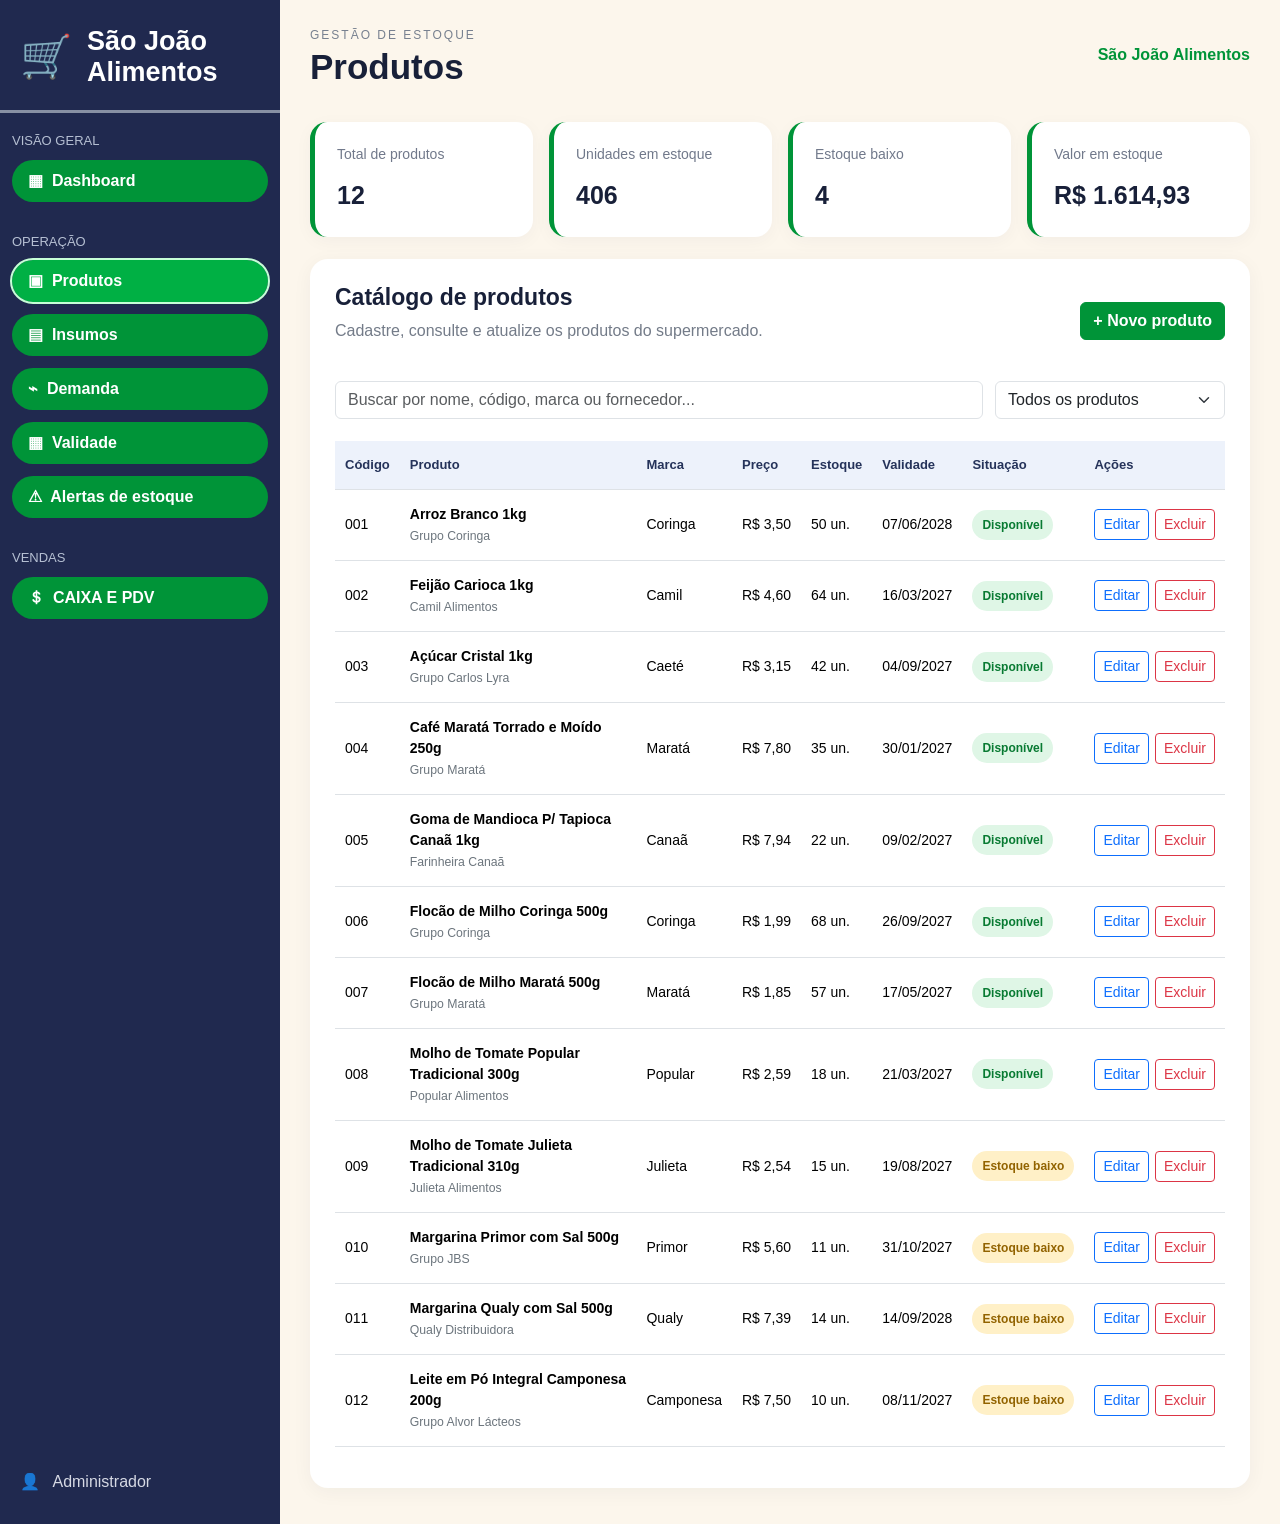
<file: Projeto Integrador 2026.3.487 Programador de Sistemas/Cadastro de produtos/index.html>
<!doctype html>
<html lang="pt-BR">
<head>
<meta charset="utf-8"><meta name="viewport" content="width=device-width,initial-scale=1">
<title>Produtos | São João Alimentos</title>
<link href="https://cdn.jsdelivr.net/npm/bootstrap@5.3.3/dist/css/bootstrap.min.css" rel="stylesheet">
<link rel="stylesheet" href="style.css">
</head>
<body>
<div class="app">
<aside class="sidebar" id="sidebar">
  <div class="brand"><span class="cart">🛒</span><strong>São João<br>Alimentos</strong></div>
  <div class="nav-group"><small>VISÃO GERAL</small><a href="#dashboard" class="nav-link-app" data-page="dashboard">▦ &nbsp;Dashboard</a></div>
  <div class="nav-group"><small>OPERAÇÃO</small><a href="#produtos" class="nav-link-app active" data-page="produtos">▣ &nbsp;Produtos</a><a href="#insumos" class="nav-link-app" data-page="insumos">▤ &nbsp;Insumos</a><a href="#demanda" class="nav-link-app" data-page="demanda">⌁ &nbsp;Demanda</a><a href="#validade" class="nav-link-app" data-page="validade">▦ &nbsp;Validade</a><a href="#alertas" class="nav-link-app" data-page="alertas">⚠ &nbsp;Alertas de estoque</a></div>
  <div class="nav-group"><small>VENDAS</small><a href="#caixa" class="nav-link-app" data-page="caixa">＄ &nbsp;CAIXA E PDV</a></div>
  <div class="account">👤 &nbsp; Administrador</div>
</aside>
<main class="main">
<header class="topbar"><button class="menu-toggle" id="toggle" aria-label="Abrir menu">☰</button><div><span class="eyebrow">GESTÃO DE ESTOQUE</span><h1 id="page-title">Produtos</h1></div><span class="top-label">São João Alimentos</span></header>
<section id="produtos-page">
<div class="summary"><div class="summary-card"><span>Total de produtos</span><b id="total-products">0</b></div><div class="summary-card"><span>Unidades em estoque</span><b id="total-units">0</b></div><div class="summary-card"><span>Estoque baixo</span><b id="low-stock">0</b></div><div class="summary-card"><span>Valor em estoque</span><b id="stock-value">R$ 0,00</b></div></div>
<div class="panel"><div class="panel-head"><div><h2>Catálogo de produtos</h2><p>Cadastre, consulte e atualize os produtos do supermercado.</p></div><button class="btn btn-success" id="add-product">+ Novo produto</button></div>
<div class="filters"><input id="search" class="form-control" type="search" placeholder="Buscar por nome, código, marca ou fornecedor..." aria-label="Buscar produtos"><select id="filter" class="form-select" aria-label="Filtrar produtos"><option value="todos">Todos os produtos</option><option value="baixo">Estoque baixo</option><option value="vencidos">Vencidos</option><option value="validos">Dentro da validade</option></select></div>
<div class="table-responsive"><table class="table align-middle"><thead><tr><th>Código</th><th>Produto</th><th>Marca</th><th>Preço</th><th>Estoque</th><th>Validade</th><th>Situação</th><th>Ações</th></tr></thead><tbody id="products-body"></tbody></table></div><p id="empty" class="text-center text-secondary py-4 d-none">Nenhum produto encontrado.</p></div>
</section>
<section id="other-page" class="d-none"><div class="panel"><h2 id="other-title"></h2><p id="other-description"></p><button class="btn btn-success" id="back-products">Ir para Produtos</button></div></section>
</main>
</div>
<div class="modal fade" id="productModal" tabindex="-1" aria-labelledby="modalTitle" aria-hidden="true"><div class="modal-dialog modal-lg modal-dialog-centered"><div class="modal-content"><form id="product-form"><div class="modal-header"><h2 class="modal-title fs-5" id="modalTitle">Novo produto</h2><button type="button" class="btn-close" data-bs-dismiss="modal" aria-label="Fechar"></button></div><div class="modal-body"><div class="row g-3"><div class="col-md-3"><label class="form-label" for="code">Código</label><input id="code" class="form-control" required maxlength="20"></div><div class="col-md-9"><label class="form-label" for="name">Nome do produto</label><input id="name" class="form-control" required maxlength="100"></div><div class="col-md-6"><label class="form-label" for="brand">Marca</label><input id="brand" class="form-control" required></div><div class="col-md-6"><label class="form-label" for="supplier">Fornecedor</label><input id="supplier" class="form-control" required></div><div class="col-md-4"><label class="form-label" for="price">Preço (R$)</label><input id="price" class="form-control" type="number" min="0" step="0.01" required></div><div class="col-md-4"><label class="form-label" for="stock">Quantidade</label><input id="stock" class="form-control" type="number" min="0" step="1" required></div><div class="col-md-4"><label class="form-label" for="expiry">Validade</label><input id="expiry" class="form-control" type="date" required></div></div><div class="alert alert-danger d-none mt-3" id="form-error" role="alert"></div></div><div class="modal-footer"><button type="button" class="btn btn-outline-secondary" data-bs-dismiss="modal">Cancelar</button><button type="submit" class="btn btn-success">Salvar produto</button></div></form></div></div></div>
<script src="https://cdn.jsdelivr.net/npm/bootstrap@5.3.3/dist/js/bootstrap.bundle.min.js"></script><script src="app.js"></script>
</body></html>
</file>
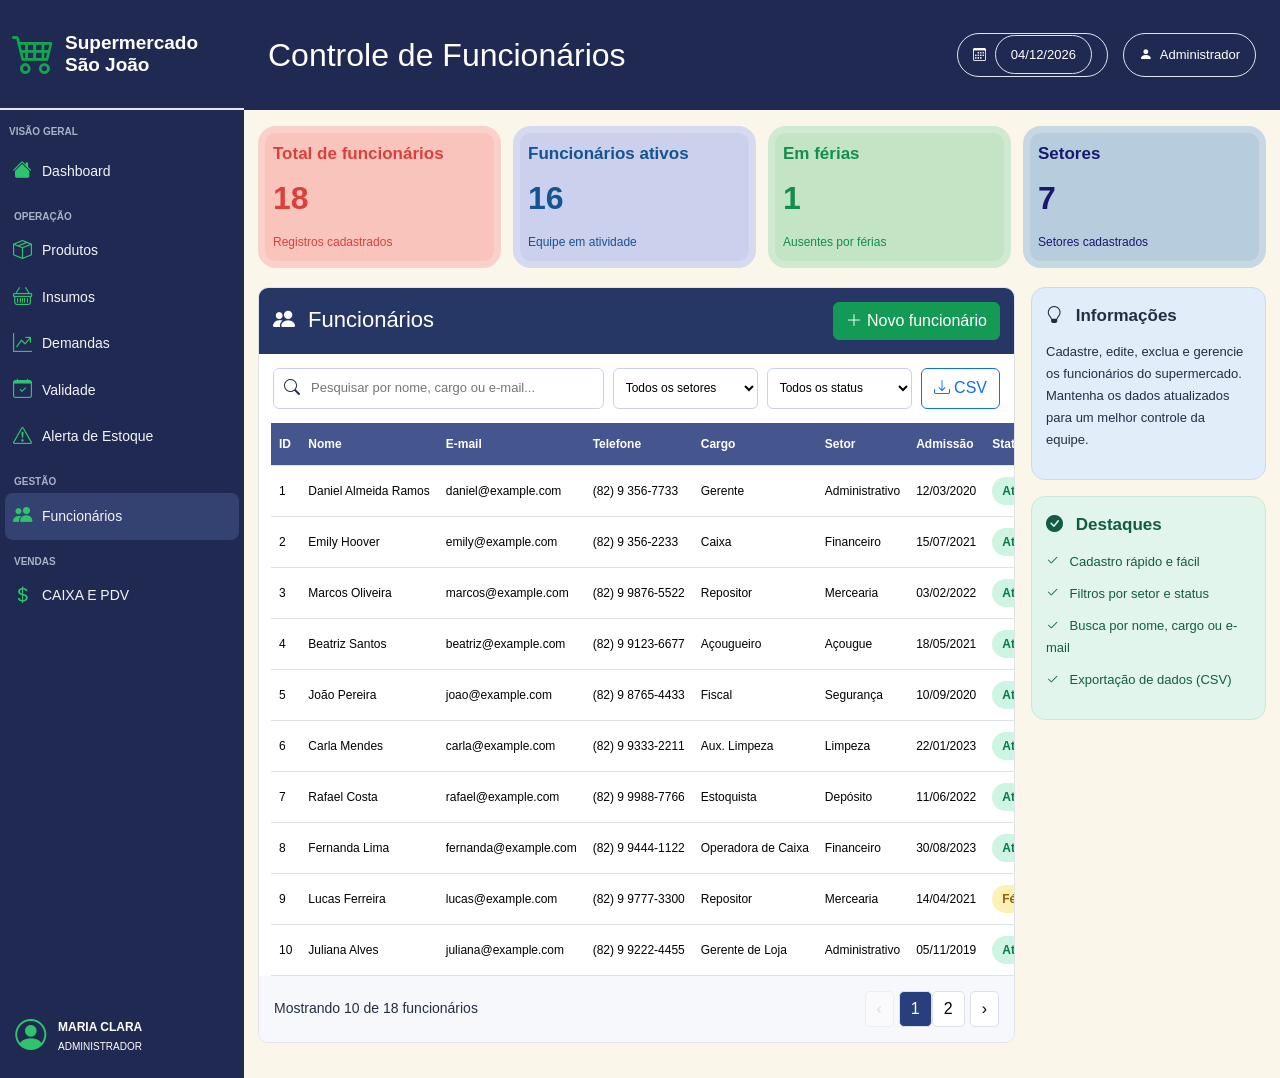
<file: Projeto Integrador 2026.3.487 Programador de Sistemas/Controles de   funcionários/index.html>
<!doctype html><html lang="pt-BR"><head><meta charset="utf-8"><meta name="viewport" content="width=device-width,initial-scale=1"><title>Controle de Funcionários | Supermercado São João</title><link href="https://cdn.jsdelivr.net/npm/bootstrap@5.3.3/dist/css/bootstrap.min.css" rel="stylesheet"><link href="https://cdn.jsdelivr.net/npm/bootstrap-icons@1.11.3/font/bootstrap-icons.min.css" rel="stylesheet"><link rel="stylesheet" href="style.css"></head><body><div class="app"><aside class="sidebar"><div class="brand"><i class="bi bi-cart4"></i><strong>Supermercado<br>São João</strong></div><div class="nav-label">VISÃO GERAL</div><nav><a href="#" data-nav="Dashboard"><i class="bi bi-house-fill"></i> Dashboard</a><div class="nav-label">OPERAÇÃO</div><a href="#" data-nav="Produtos"><i class="bi bi-box-seam"></i> Produtos</a><a href="#" data-nav="Insumos"><i class="bi bi-basket"></i> Insumos</a><a href="#" data-nav="Demandas"><i class="bi bi-graph-up-arrow"></i> Demandas</a><a href="#" data-nav="Validade"><i class="bi bi-calendar-check"></i> Validade</a><a href="#" data-nav="Alerta de Estoque"><i class="bi bi-exclamation-triangle"></i> Alerta de Estoque</a><div class="nav-label">GESTÃO</div><a href="#" class="active"><i class="bi bi-people-fill"></i> Funcionários</a><div class="nav-label">VENDAS</div><a href="#" data-nav="Caixa e PDV"><i class="bi bi-currency-dollar"></i> CAIXA E PDV</a></nav><div class="profile"><i class="bi bi-person-circle"></i><span><b>MARIA CLARA</b><small>ADMINISTRADOR</small></span></div></aside><div class="main"><header><div><button id="menuBtn" class="btn btn-outline-light d-lg-none me-2" aria-label="Abrir menu"><i class="bi bi-list"></i></button><h1>Controle de Funcionários</h1></div><div class="header-meta"><span><i class="bi bi-calendar3"></i> <span id="today"></span></span><span><i class="bi bi-person-fill"></i> Administrador</span></div></header><main><section class="stats"><article class="stat rose"><div class="stat-label">Total de funcionários</div><strong id="total">0</strong><small>Registros cadastrados</small></article><article class="stat lavender"><div class="stat-label">Funcionários ativos</div><strong id="active">0</strong><small>Equipe em atividade</small></article><article class="stat mint"><div class="stat-label">Em férias</div><strong id="vacation">0</strong><small>Ausentes por férias</small></article><article class="stat sky"><div class="stat-label">Setores</div><strong id="sectors">0</strong><small>Setores cadastrados</small></article></section><section class="content-grid"><div class="panel"><div class="panel-heading"><h2><i class="bi bi-people-fill"></i> Funcionários</h2><button class="btn btn-success" id="addBtn"><i class="bi bi-plus-lg"></i> Novo funcionário</button></div><div class="filters"><label class="search"><i class="bi bi-search"></i><input id="search" placeholder="Pesquisar por nome, cargo ou e-mail..." aria-label="Pesquisar funcionários"></label><select id="sectorFilter" aria-label="Filtrar setor"><option value="">Todos os setores</option></select><select id="statusFilter" aria-label="Filtrar status"><option value="">Todos os status</option><option>Ativo</option><option>Férias</option><option>Inativo</option></select><button class="btn btn-outline-primary" id="exportBtn" title="Exportar CSV"><i class="bi bi-download"></i> CSV</button></div><div class="table-responsive"><table class="table table-hover align-middle"><thead><tr><th>ID</th><th>Nome</th><th>E-mail</th><th>Telefone</th><th>Cargo</th><th>Setor</th><th>Admissão</th><th>Status</th><th>Ações</th></tr></thead><tbody id="rows"></tbody></table></div><div class="table-footer"><small id="countLabel"></small><div class="pagination-controls"><button id="prev" aria-label="Página anterior">‹</button><span id="pages"></span><button id="next" aria-label="Próxima página">›</button></div></div></div><aside class="info-col"><div class="info-card blue"><h3><i class="bi bi-lightbulb"></i> Informações</h3><p>Cadastre, edite, exclua e gerencie os funcionários do supermercado. Mantenha os dados atualizados para um melhor controle da equipe.</p></div><div class="info-card green"><h3><i class="bi bi-check-circle-fill"></i> Destaques</h3><p><i class="bi bi-check2"></i> Cadastro rápido e fácil</p><p><i class="bi bi-check2"></i> Filtros por setor e status</p><p><i class="bi bi-check2"></i> Busca por nome, cargo ou e-mail</p><p><i class="bi bi-check2"></i> Exportação de dados (CSV)</p></div></aside></section></main></div></div><div class="modal fade" id="employeeModal" tabindex="-1" aria-hidden="true"><div class="modal-dialog modal-lg modal-dialog-centered"><div class="modal-content"><form id="employeeForm"><div class="modal-header"><h5 class="modal-title" id="modalTitle">Novo funcionário</h5><button type="button" class="btn-close" data-bs-dismiss="modal" aria-label="Fechar"></button></div><div class="modal-body"><div class="row g-3"><div class="col-md-6"><label class="form-label" for="name">Nome completo</label><input id="name" class="form-control" required maxlength="100"></div><div class="col-md-6"><label class="form-label" for="email">E-mail</label><input id="email" type="email" class="form-control" required></div><div class="col-md-6"><label class="form-label" for="phone">Telefone</label><input id="phone" class="form-control" required maxlength="20"></div><div class="col-md-6"><label class="form-label" for="role">Cargo</label><input id="role" class="form-control" required></div><div class="col-md-4"><label class="form-label" for="sector">Setor</label><input id="sector" class="form-control" list="sectorOptions" required><datalist id="sectorOptions"><option value="Administrativo"><option value="Financeiro"><option value="Mercearia"><option value="Açougue"><option value="Segurança"><option value="Limpeza"><option value="Depósito"></datalist></div><div class="col-md-4"><label class="form-label" for="admission">Data de admissão</label><input id="admission" type="date" class="form-control" required></div><div class="col-md-4"><label class="form-label" for="status">Status</label><select id="status" class="form-select"><option>Ativo</option><option>Férias</option><option>Inativo</option></select></div></div></div><div class="modal-footer"><button type="button" class="btn btn-outline-secondary" data-bs-dismiss="modal">Cancelar</button><button type="submit" class="btn btn-success">Salvar funcionário</button></div></form></div></div></div><div id="toast" class="toast-message" role="status" aria-live="polite"></div><script src="https://cdn.jsdelivr.net/npm/bootstrap@5.3.3/dist/js/bootstrap.bundle.min.js"></script><script src="script.js"></script></body></html>
</file>
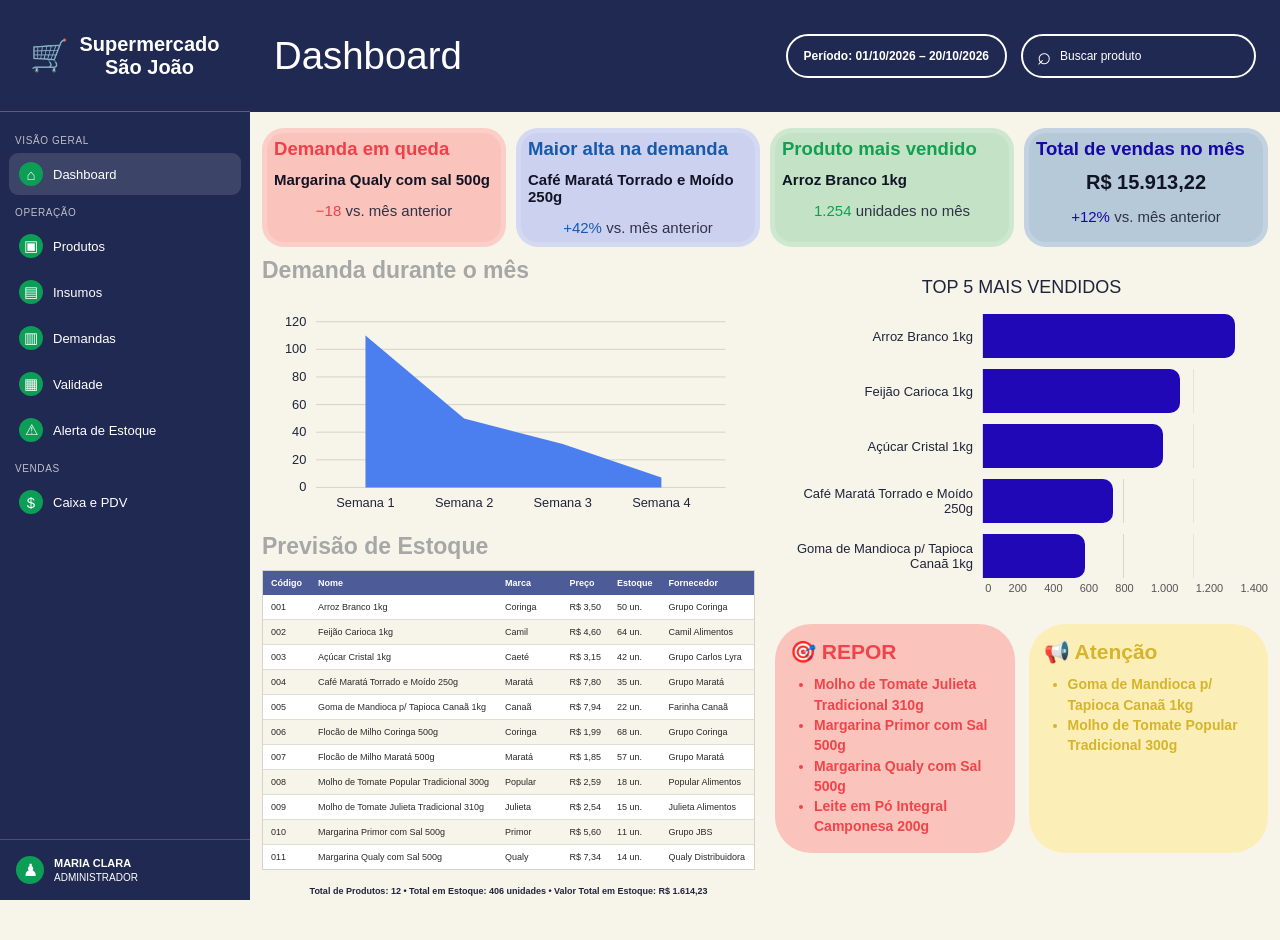
<file: Projeto Integrador 2026.3.487 Programador de Sistemas/Dashboard/index.html>
<!doctype html>
<html lang="pt-BR">
<head>
  <meta charset="utf-8">
  <meta name="viewport" content="width=device-width, initial-scale=1">
  <title>Supermercado São João | Dashboard</title>
  <link rel="stylesheet" href="style.css">
</head>
<body>
  <div class="app">
    <aside class="sidebar" id="sidebar">
      <div class="brand"><span class="cart">🛒</span><span>Supermercado<br>São João</span></div>
      <nav class="nav" id="nav">
        <p class="nav-label">Visão geral</p>
        <button class="nav-link active" data-page="dashboard"><span>⌂</span>Dashboard</button>
        <p class="nav-label">Operação</p>
        <button class="nav-link" data-page="produtos"><span>▣</span>Produtos</button>
        <button class="nav-link" data-page="insumos"><span>▤</span>Insumos</button>
        <button class="nav-link" data-page="demandas"><span>▥</span>Demandas</button>
        <button class="nav-link" data-page="validade"><span>▦</span>Validade</button>
        <button class="nav-link" data-page="estoque"><span>⚠</span>Alerta de Estoque</button>
        <p class="nav-label">Vendas</p>
        <button class="nav-link" data-page="vendas"><span>$</span>Caixa e PDV</button>
      </nav>
      <div class="user"><span class="avatar">♟</span><div><b>MARIA CLARA</b><small>ADMINISTRADOR</small></div></div>
    </aside>

    <main class="main">
      <header class="topbar">
        <button class="mobile-menu" id="menuBtn" aria-label="Abrir menu">☰</button>
        <h1 id="pageTitle">Dashboard</h1>
        <div class="top-actions">
          <button class="period" id="periodBtn">Período: 01/10/2026 – 20/10/2026</button>
          <label class="search"><span>⌕</span><input id="searchInput" type="search" placeholder="Buscar produto"></label>
        </div>
      </header>

      <section class="content" id="content">
        <div class="kpis">
          <article class="kpi red"><h2>Demanda em queda</h2><strong>Margarina Qualy com sal 500g</strong><p>−18 <span>vs. mês anterior</span></p></article>
          <article class="kpi blue"><h2>Maior alta na demanda</h2><strong>Café Maratá Torrado e Moído 250g</strong><p>+42% <span>vs. mês anterior</span></p></article>
          <article class="kpi green"><h2>Produto mais vendido</h2><strong>Arroz Branco 1kg</strong><p>1.254 <span>unidades no mês</span></p></article>
          <article class="kpi slate"><h2>Total de vendas no mês</h2><strong class="sales-value">R$ 15.913,22</strong><p>+12% <span>vs. mês anterior</span></p></article>
        </div>

        <div class="overview">
          <section class="panel">
            <h2>Demanda durante o mês</h2>
            <div class="chart-card">
              <svg class="area-chart" viewBox="0 0 470 220" role="img" aria-label="Gráfico de demanda semanal">
                <g class="grid-lines"><path d="M40 20H455 M40 48H455 M40 76H455 M40 104H455 M40 132H455 M40 160H455 M40 188H455"/></g>
                <g class="y-labels"><text x="30" y="192">0</text><text x="30" y="164">20</text><text x="30" y="136">40</text><text x="30" y="108">60</text><text x="30" y="80">80</text><text x="30" y="52">100</text><text x="30" y="24">120</text></g>
                <path class="area" d="M90 34 L190 118 L290 144 L390 178 L390 188 L90 188Z"/>
                <g class="x-labels"><text x="90" y="208">Semana 1</text><text x="190" y="208">Semana 2</text><text x="290" y="208">Semana 3</text><text x="390" y="208">Semana 4</text></g>
              </svg>
            </div>
            <h2 class="stock-heading">Previsão de Estoque</h2>
            <div class="table-wrap"><table class="stock-table"><thead><tr><th>Código</th><th>Nome</th><th>Marca</th><th>Preço</th><th>Estoque</th><th>Fornecedor</th><th>Validade</th></tr></thead><tbody id="stockRows"></tbody></table></div>
            <p class="table-foot" id="stockFoot"></p>
          </section>

          <section class="panel right-panel">
            <div class="chart-title">TOP 5 MAIS VENDIDOS</div>
            <div class="bars" id="topBars"></div>
            <div class="axis"><span>0</span><span>200</span><span>400</span><span>600</span><span>800</span><span>1.000</span><span>1.200</span><span>1.400</span></div>
            <div class="alerts">
              <article class="alert-card reorder"><h3>🎯 REPOR</h3><ul id="reorderList"></ul></article>
              <article class="alert-card attention"><h3>📢 Atenção</h3><ul id="attentionList"></ul></article>
            </div>
          </section>
        </div>
      </section>
    </main>
  </div>
  <script src="app.js"></script>
</body>
</html>
</file>
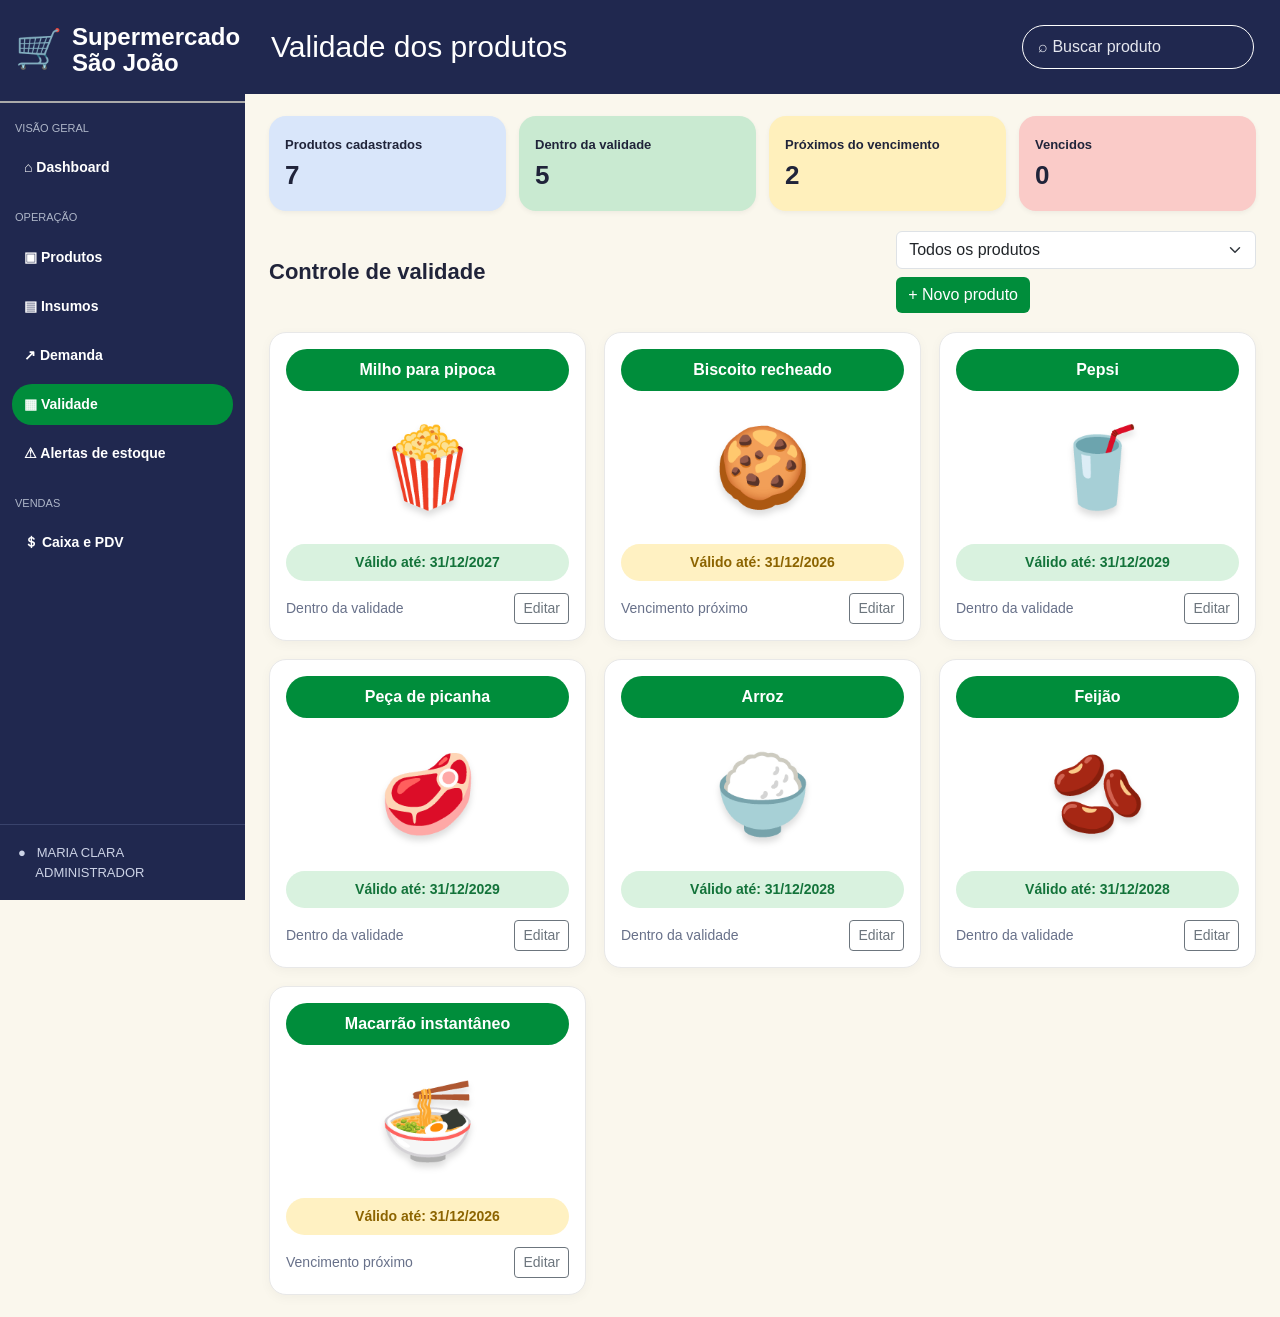
<file: Projeto Integrador 2026.3.487 Programador de Sistemas/Validade dos Produtos/index.html>
<!doctype html><html lang="pt-BR"><head><meta charset="utf-8"><meta name="viewport" content="width=device-width,initial-scale=1"><title>Validade | Supermercado São João</title><link href="https://cdn.jsdelivr.net/npm/bootstrap@5.3.3/dist/css/bootstrap.min.css" rel="stylesheet"><link rel="stylesheet" href="style.css"></head><body><aside class="sidebar" id="sidebar"><div class="brand"><span class="cart">🛒</span><span>Supermercado<br>São João</span></div><div class="nav-title">VISÃO GERAL</div><a class="nav-link-custom" href="#dashboard" data-page="Dashboard">⌂ Dashboard</a><div class="nav-title">OPERAÇÃO</div><a class="nav-link-custom" href="#produtos" data-page="Produtos">▣ Produtos</a><a class="nav-link-custom" href="#insumos" data-page="Insumos">▤ Insumos</a><a class="nav-link-custom" href="#demanda" data-page="Demanda">↗ Demanda</a><a class="nav-link-custom active" href="#validade">▦ Validade</a><a class="nav-link-custom" href="#alertas" data-page="Alertas de estoque">⚠ Alertas de estoque</a><div class="nav-title">VENDAS</div><a class="nav-link-custom" href="#pdv" data-page="Caixa e PDV">＄ Caixa e PDV</a><div class="user">● &nbsp; MARIA CLARA<br>&nbsp;&nbsp;&nbsp;&nbsp; ADMINISTRADOR</div></aside><main class="main"><header class="topbar"><div class="d-flex align-items-center gap-2"><button class="btn btn-outline-light mobile-menu" id="menuToggle" aria-label="Abrir menu">☰</button><h1>Validade dos produtos</h1></div><div class="top-actions"><input type="search" id="search" placeholder="⌕ Buscar produto" aria-label="Buscar produto"></div></header><section class="content"><div class="stat-grid"><div class="stat total"><span>Produtos cadastrados</span><strong id="total">0</strong></div><div class="stat ok"><span>Dentro da validade</span><strong id="valid">0</strong></div><div class="stat soon"><span>Próximos do vencimento</span><strong id="soon">0</strong></div><div class="stat expired"><span>Vencidos</span><strong id="expired">0</strong></div></div><div class="toolbar"><h2>Controle de validade</h2><div class="d-flex flex-wrap gap-2"><select id="filter" class="form-select" aria-label="Filtrar por situação"><option value="all">Todos os produtos</option><option value="ok">Dentro da validade</option><option value="soon">Vencem em até 30 dias</option><option value="expired">Vencidos</option></select><button class="btn btn-green" id="add">+ Novo produto</button></div></div><div class="products" id="products"></div></section></main><div class="modal fade" id="productModal" tabindex="-1"><div class="modal-dialog"><form class="modal-content" id="form"><div class="modal-header"><h5 class="modal-title" id="modalTitle">Cadastrar produto</h5><button type="button" class="btn-close" data-bs-dismiss="modal" aria-label="Fechar"></button></div><div class="modal-body"><label class="form-label" for="name">Nome do produto</label><input id="name" class="form-control mb-3" required maxlength="80"><label class="form-label" for="date">Data de validade</label><input id="date" type="date" class="form-control mb-3" required><label class="form-label" for="emoji">Ícone do produto</label><select id="emoji" class="form-select"><option>📦</option><option>🍿</option><option>🍪</option><option>🥤</option><option>🥩</option><option>🍚</option><option>🫘</option><option>🍜</option></select><p class="text-muted small mt-3 mb-0">Datas e produtos demonstrativos. Substitua pelos dados reais do estoque.</p></div><div class="modal-footer"><button type="button" class="btn btn-outline-secondary" data-bs-dismiss="modal">Cancelar</button><button type="submit" class="btn btn-green">Salvar produto</button></div></form></div></div><script src="https://cdn.jsdelivr.net/npm/bootstrap@5.3.3/dist/js/bootstrap.bundle.min.js"></script><script src="script.js"></script></body></html>
</file>
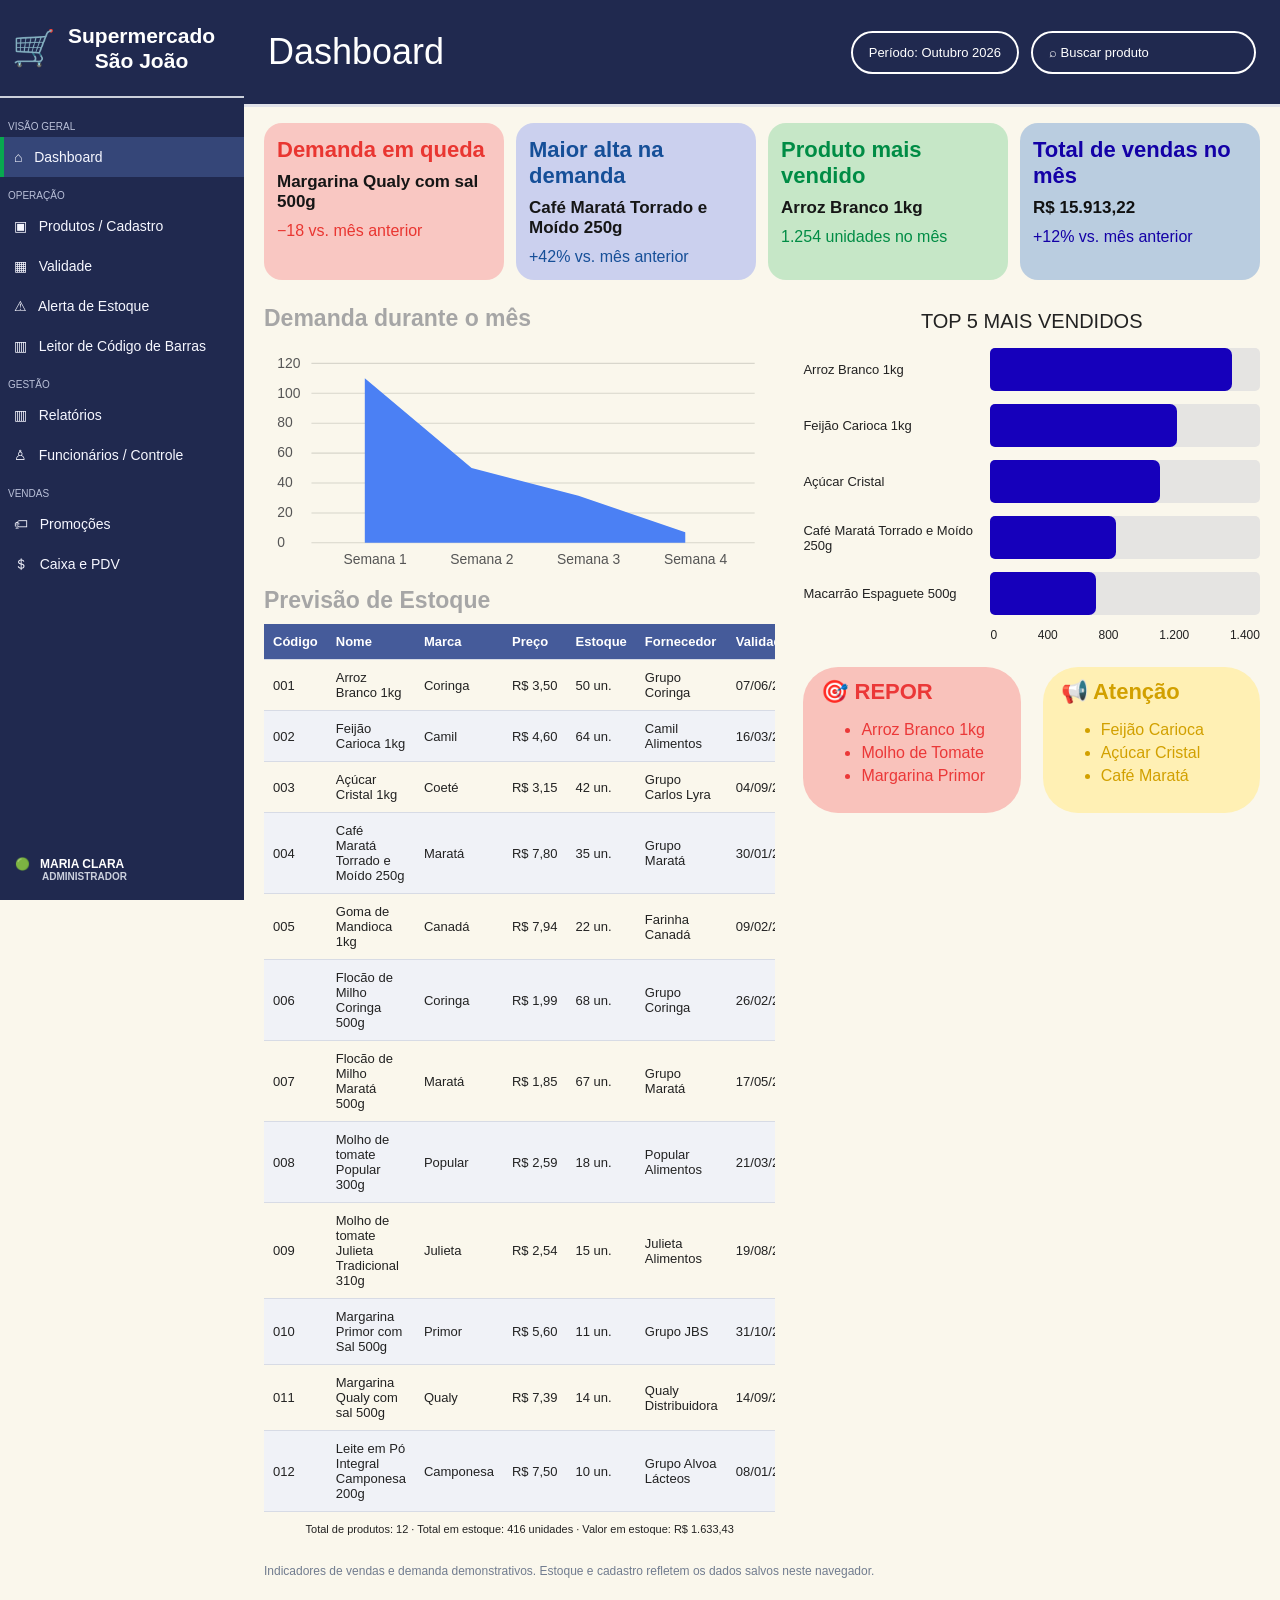
<file: dashboard.html>
<!doctype html><html lang="pt-BR"><head><meta charset="utf-8"><meta name="viewport" content="width=device-width,initial-scale=1"><title>Supermercado São João | Sistema Integrado</title><link rel="stylesheet" href="style.css"></head><body><div class="app"><aside class="sidebar" id="sidebar"><div class="brand"><span>🛒</span><b>Supermercado<br>São João</b></div><nav id="nav"><small>VISÃO GERAL</small><button data-page="dashboard" class="active">⌂ &nbsp; Dashboard</button><small>OPERAÇÃO</small><button data-page="cadastro">▣ &nbsp; Produtos / Cadastro</button><button data-page="validade">▦ &nbsp; Validade</button><button data-page="estoque">⚠ &nbsp; Alerta de Estoque</button><button data-page="leitor">▥ &nbsp; Leitor de Código de Barras</button><small>GESTÃO</small><button data-page="relatorio">▥ &nbsp; Relatórios</button><button data-page="controle">♙ &nbsp; Funcionários / Controle</button><small>VENDAS</small><button data-page="promocao">🏷 &nbsp; Promoções</button><button data-page="pdv">＄ &nbsp; Caixa e PDV</button></nav><div class="user">🟢 &nbsp; MARIA CLARA <span>ADMINISTRADOR</span></div></aside><div class="main"><header class="topbar"><button id="menuBtn" class="hamburger">☰</button><h1 id="pageTitle">Dashboard</h1><div class="top-actions"><span class="period">Período: <span id="periodLabel">Outubro 2026</span></span><input type="search" id="globalSearch" placeholder="⌕ Buscar produto"></div></header><main id="content"></main></div></div><div class="modal-backdrop hidden" id="modal"><div class="modal"><div class="modal-head"><h2 id="modalTitle"></h2><button id="closeModal" aria-label="Fechar">✕</button></div><form id="modalForm"><div id="modalFields"></div><p class="error" id="formError" role="alert"></p><div class="modal-actions"><button type="button" class="btn secondary" id="cancelModal">Cancelar</button><button class="btn green" type="submit">Salvar</button></div></form></div></div><div id="toast" role="status"></div><script src="app.js"></script></body></html>
</file>
<file: Projeto Integrador 2026.3.487 Programador de Sistemas/Cadastro de produtos/style.css>
:root{--navy:#20294f;--green:#009438;--cream:#fcf6ec;--ink:#182039}*{box-sizing:border-box}body{margin:0;background:var(--cream);font-family:Arial,Helvetica,sans-serif;color:var(--ink)}.app{min-height:100vh;display:flex}.sidebar{width:280px;background:var(--navy);color:#fff;display:flex;flex-direction:column;flex-shrink:0;min-height:100vh}.brand{display:flex;align-items:center;gap:15px;font-size:27px;line-height:1.15;padding:26px 20px 22px;border-bottom:3px solid #8790a4}.cart{font-size:42px}.nav-group{padding:18px 12px 0}.nav-group small{display:block;color:#b6c0d3;font-size:13px;margin-bottom:9px}.nav-link-app{display:block;background:var(--green);color:#fff;text-decoration:none;font-weight:700;border-radius:22px;margin:0 0 12px;padding:9px 16px;transition:background .2s}.nav-link-app:hover,.nav-link-app.active{background:#00b044;color:white}.nav-link-app.active{outline:2px solid #c6ffd7}.account{margin-top:auto;padding:30px 20px;color:#d6d9e4}.main{padding:0 30px 36px;flex:1;min-width:0}.topbar{min-height:110px;display:flex;align-items:center;gap:20px;justify-content:space-between}.topbar h1{font-size:35px;margin:0;font-weight:700}.eyebrow{font-size:12px;color:#77808f;letter-spacing:2px}.top-label{font-weight:700;color:var(--green)}.menu-toggle{display:none;border:0;background:var(--navy);color:white;border-radius:9px;padding:7px 12px}.summary{display:grid;grid-template-columns:repeat(4,minmax(0,1fr));gap:16px;margin:12px 0 22px}.summary-card{background:white;border-radius:17px;padding:22px;box-shadow:0 4px 18px #1b25410a;border-left:5px solid var(--green)}.summary-card span{display:block;color:#71798b;font-size:14px;margin-bottom:12px}.summary-card b{font-size:25px}.panel{background:#fff;border-radius:18px;padding:25px;box-shadow:0 4px 20px #1b25410c}.panel-head{display:flex;align-items:center;justify-content:space-between;gap:15px}.panel h2{font-size:23px;font-weight:700}.panel p{color:#737b88}.btn-success{background:var(--green);border-color:var(--green);font-weight:700}.filters{display:flex;gap:12px;margin:22px 0}.filters input{flex:1}.filters select{max-width:230px}.table thead th{background:#edf2fb;color:#25335a;font-size:13px;white-space:nowrap}.table td{font-size:14px}.table td,.table th{padding:14px 10px}.badge-status{display:inline-block;padding:6px 10px;border-radius:50px;font-size:12px;font-weight:700;white-space:nowrap}.status-ok{background:#dff6e6;color:#087a32}.status-low{background:#fff0c7;color:#926300}.status-expired{background:#ffe1df;color:#b12c27}.actions{display:flex;gap:6px}.actions button{white-space:nowrap}.modal-content{border-radius:16px}@media(max-width:1100px){.summary{grid-template-columns:repeat(2,1fr)}.sidebar{width:245px}.main{padding:0 18px 25px}}@media(max-width:760px){.sidebar{position:fixed;z-index:20;left:-280px;top:0;bottom:0;width:260px;transition:left .2s;overflow:auto}.sidebar.open{left:0}.menu-toggle{display:block}.topbar{justify-content:flex-start}.top-label{display:none}.topbar h1{font-size:28px}.summary{grid-template-columns:repeat(2,minmax(0,1fr));gap:9px}.summary-card{padding:15px}.summary-card b{font-size:20px}.panel{padding:16px}.panel-head,.filters{flex-direction:column;align-items:stretch}.filters select{max-width:none}.main{padding:0 12px 25px}}@media(max-width:390px){.summary{grid-template-columns:1fr}}
</file>
<file: Projeto Integrador 2026.3.487 Programador de Sistemas/Controles de   funcionários/style.css>
:root{--navy:#202951;--cream:#faf6e9;--green:#159c55;--ink:#252d43}*{box-sizing:border-box}body{margin:0;font-family:Arial,Helvetica,sans-serif;color:var(--ink);background:var(--cream)}.app{display:flex;min-height:100vh}.sidebar{width:244px;flex-shrink:0;background:var(--navy);color:#fff;display:flex;flex-direction:column;min-height:100vh}.brand{display:flex;align-items:center;gap:10px;min-height:110px;padding:15px 12px;border-bottom:2px solid #e4e7f0;font-size:19px;line-height:1.15}.brand i{font-size:43px;color:#13a450}.nav-label{font-size:10px;font-weight:700;color:#aab2c9;padding:14px 9px 4px}.sidebar nav{padding:5px 5px}.sidebar a{display:flex;align-items:center;gap:10px;color:#f3f4f8;text-decoration:none;padding:9px 8px;border-radius:8px;font-size:14px}.sidebar a i{font-size:19px;color:#2ec46d}.sidebar a:hover,.sidebar a.active{background:#344272}.profile{margin-top:auto;padding:18px 15px;display:flex;align-items:center;gap:12px;font-size:12px}.profile i{font-size:31px;color:#2fc36e}.profile small{display:block;font-size:10px;margin-top:3px}.main{min-width:0;flex:1}header{min-height:110px;background:var(--navy);color:white;display:flex;align-items:center;justify-content:space-between;padding:18px 24px;gap:15px}header>div:first-child{display:flex;align-items:center}h1{font-size:32px;font-weight:500;margin:0}.header-meta{display:flex;gap:15px;font-size:13px}.header-meta span{border:1px solid #dfe5ef;border-radius:25px;padding:11px 15px}.header-meta i{margin-right:5px}main{padding:16px 14px 35px}.stats{display:grid;grid-template-columns:repeat(4,minmax(0,1fr));gap:12px;margin-bottom:19px}.stat{border-radius:18px;padding:15px;min-height:125px;box-shadow:inset 0 0 0 7px #ffffff35}.stat-label{font-size:17px;font-weight:700}.stat strong{display:block;font-size:32px;margin:7px 0}.stat small{font-size:12px}.rose{background:#f9c4bc;color:#db413c}.lavender{background:#cbd0ec;color:#165392}.mint{background:#c3e4c5;color:#138e4d}.sky{background:#b7cddd;color:#1a176e}.content-grid{display:grid;grid-template-columns:minmax(0,1fr) 235px;gap:16px}.panel{background:#fff;border:1px solid #e1e3e8;border-radius:10px;overflow:hidden}.panel-heading{background:#263665;color:white;padding:14px;display:flex;justify-content:space-between;align-items:center;gap:12px}.panel-heading h2{font-size:22px;margin:0}.panel-heading h2 i{margin-right:7px}.btn-success{background:#139a54;border-color:#139a54}.filters{display:flex;gap:9px;padding:14px;flex-wrap:wrap}.search{flex:1 1 240px;display:flex;align-items:center;gap:9px;border:1px solid #ccd3de;border-radius:6px;padding:0 10px}.search input{width:100%;border:0;outline:0;min-height:39px;font-size:13px}.filters select{background:#fff;border:1px solid #ccd3de;border-radius:6px;padding:8px;min-width:145px;font-size:12px}.table-responsive{padding:0 12px}.table{font-size:12px;white-space:nowrap;margin:0}.table thead th{background:#45558d;color:#fff;padding:12px 8px;font-weight:600}.table td{padding:10px 8px}.status{display:inline-block;border-radius:20px;padding:5px 10px;font-weight:700}.status.Ativo{background:#cef5e3;color:#08774a}.status.Férias{background:#fff0b6;color:#8c6207}.status.Inativo{background:#f8d2d6;color:#a52938}.action-btn{border:0;color:#fff;border-radius:5px;padding:6px 9px;margin-right:3px}.edit{background:#3567bd}.delete{background:#e83b51}.table-footer{display:flex;align-items:center;justify-content:space-between;padding:15px;background:#f7f8fb;gap:10px}.pagination-controls{display:flex;align-items:center;gap:5px}.pagination-controls button{border:1px solid #dce1e9;border-radius:5px;background:#fff;padding:5px 11px}.pagination-controls button.current{background:#283e7d;color:white}.pagination-controls button:disabled{opacity:.4}.info-col{display:flex;flex-direction:column;gap:16px}.info-card{padding:18px 14px;border-radius:14px;font-size:13px;line-height:1.7}.info-card h3{font-size:17px;font-weight:700;margin:0 0 15px}.info-card h3 i{margin-right:8px}.info-card p{margin:0 0 10px}.info-card p i{margin-right:7px}.info-card.blue{background:#e1edf9;border:1px solid #c6dcf3}.info-card.green{background:#e2f5ec;border:1px solid #c6ead7;color:#125c46}.toast-message{position:fixed;bottom:20px;right:20px;background:#173d2b;color:#fff;padding:12px 20px;border-radius:9px;box-shadow:0 5px 18px #0002;opacity:0;pointer-events:none;transition:opacity .2s;z-index:2000}.toast-message.show{opacity:1}@media(max-width:1200px){.content-grid{grid-template-columns:1fr}.info-col{display:grid;grid-template-columns:1fr 1fr}}@media(max-width:900px){.sidebar{position:fixed;z-index:100;transform:translateX(-100%);transition:transform .2s;height:100vh;overflow:auto}.sidebar.open{transform:translateX(0)}.stats{grid-template-columns:repeat(2,1fr)}header{min-height:90px}h1{font-size:24px}.header-meta{display:none}}@media(max-width:560px){main{padding:10px}.stats{gap:8px}.stat{padding:12px;min-height:105px}.stat-label{font-size:13px}.stat strong{font-size:26px}.info-col{grid-template-columns:1fr}.panel-heading{align-items:flex-start;flex-direction:column}.filters select{flex:1}.table-footer{flex-wrap:wrap}h1{font-size:20px}}
</file>
<file: Projeto Integrador 2026.3.487 Programador de Sistemas/Dashboard/style.css>
:root{font-family:Inter,Arial,sans-serif;color:#20243b;background:#f7f4e9;font-synthesis:none;--navy:#202951;--paper:#f7f4e9;--purple:#2108b6}
*{box-sizing:border-box}body{margin:0;background:var(--paper)}button,input{font:inherit}button{cursor:pointer}.app{min-height:100vh;display:grid;grid-template-columns:250px minmax(0,1fr)}
.sidebar{height:100vh;min-height:600px;position:sticky;top:0;display:flex;flex-direction:column;background:var(--navy);color:white}.brand{height:112px;display:flex;align-items:center;justify-content:center;gap:10px;padding:15px;border-bottom:1px solid #ffffff40;text-align:center;font-size:20px;font-weight:850}.cart{font-size:31px;color:#0da65a}.nav{display:flex;flex-direction:column;gap:4px;padding:15px 9px;flex:1}.nav-label{margin:8px 6px 3px;font-size:10px;letter-spacing:.06em;text-transform:uppercase;opacity:.7}.nav-link{display:flex;align-items:center;gap:10px;border:0;border-radius:9px;padding:9px 10px;background:transparent;color:#fff;text-align:left;font-size:13px}.nav-link:hover,.nav-link.active{background:#ffffff20}.nav-link span{width:24px;height:24px;display:grid;place-items:center;border-radius:50%;background:#0c9d56;font-size:15px}.user{display:flex;align-items:center;gap:10px;padding:16px;border-top:1px solid #ffffff30;font-size:11px}.user b,.user small{display:block}.user small{margin-top:3px;font-size:10px}.avatar{display:grid;place-items:center;width:28px;height:28px;border-radius:50%;background:#0c9d56;font-size:17px}
.main{min-width:0}.topbar{min-height:112px;padding:18px 24px;display:flex;align-items:center;justify-content:space-between;gap:16px;background:var(--navy);color:white}.topbar h1{margin:0;font-size:clamp(27px,3vw,39px);font-weight:450}.top-actions{display:flex;align-items:center;gap:14px}.period{border:2px solid white;border-radius:28px;background:transparent;color:white;padding:13px 16px;font-size:12px;font-weight:750}.search{width:235px;display:flex;align-items:center;gap:9px;padding:0 14px;border:2px solid white;border-radius:28px}.search span{font-size:24px}.search input{width:100%;min-width:0;padding:13px 0;border:0;outline:0;background:transparent;color:white;font-size:12px}.search input::placeholder{color:white}.mobile-menu{display:none}
.content{max-width:1600px;margin:auto;padding:16px 12px 28px}.kpis{display:grid;grid-template-columns:repeat(4,minmax(0,1fr));gap:10px}.kpi{min-height:110px;padding:11px 12px;border-radius:22px;box-shadow:inset 0 0 0 5px #ffffff2b}.kpi h2{margin:0 0 12px;font-size:clamp(15px,1.45vw,22px);font-weight:850;line-height:1.1}.kpi strong{display:block;margin-bottom:14px;color:#111425;font-size:15px}.kpi p{margin:0;text-align:center;font-size:15px}.kpi p span{color:#303247}.red{background:#fac4bc;color:#ef3f48}.blue{background:#cbd1ef;color:#1859ac}.green{background:#c4e3c6;color:#11a052}.slate{background:#b6c9d9;color:#1607a7}.sales-value{text-align:center;font-size:20px!important}
.overview{display:grid;grid-template-columns:minmax(0,1fr) minmax(0,1fr);gap:20px;margin-top:10px}.panel{min-width:0}.panel>h2{margin:0 0 10px;color:#a6a7a6;font-size:23px;font-weight:850}.chart-card{height:225px;padding:8px 12px 0}.area-chart{width:100%;height:100%;overflow:visible}.grid-lines{fill:none;stroke:#d5d3c8;stroke-width:1}.y-labels,.x-labels{fill:currentColor;font-size:13px;text-anchor:middle}.y-labels{text-anchor:end}.area{fill:#4b7ff0}.stock-heading{margin-top:14px!important}.table-wrap{max-height:300px;overflow:auto;border:1px solid #d5d4cc;background:white}.stock-table{width:100%;border-collapse:collapse;white-space:nowrap;color:#292929;font-size:9px}.stock-table th{padding:7px 8px;background:#4d5b99;color:white;text-align:left;font-weight:650}.stock-table td{padding:7px 8px;border-bottom:1px solid #deded9}.stock-table tr:nth-child(even){background:#f7f4e9}.stock-table tr:hover{background:#e8edff}.table-foot{padding:7px;text-align:center;font-size:9px;font-weight:750}.chart-title{margin:20px 0 4px;text-align:center;font-size:18px}.bars{display:flex;flex-direction:column;gap:11px;padding:12px 4px 0}.barrow{display:grid;grid-template-columns:minmax(120px,40%) 1fr;gap:9px;align-items:center;font-size:13px}.barlabel{text-align:right}.bartrack{height:44px;border-left:1px solid #d8d7ce;background:linear-gradient(90deg,transparent 24.8%,#d8d7ce 25%,transparent 25.2%,transparent 49.8%,#d8d7ce 50%,transparent 50.2%,transparent 74.8%,#d8d7ce 75%,transparent 75.2%)}.bar{height:100%;border-radius:0 10px 10px 0;background:var(--purple)}.axis{display:flex;justify-content:space-between;margin-left:calc(40% + 13px);padding-top:4px;color:#555;font-size:11px}.alerts{display:grid;grid-template-columns:1fr 1fr;gap:14px;align-content:center;padding:30px 0 10px}.alert-card{min-height:145px;padding:16px 15px;border-radius:36px}.alert-card h3{margin:0 0 10px;font-size:21px}.alert-card ul{margin:0;padding-left:24px;font-size:14px;font-weight:750;line-height:1.45}.reorder{background:#fac4bc;color:#f0444b}.attention{background:#fbefb7;color:#d6b42c}
@media(max-width:1100px){.app{grid-template-columns:205px minmax(0,1fr)}.brand{font-size:17px}.topbar{padding:15px}.top-actions{gap:8px}.search{width:190px}.kpis{grid-template-columns:repeat(2,minmax(0,1fr))}.overview{gap:8px}.kpi{min-height:100px}}
@media(max-width:720px){.app{display:block}.sidebar{position:fixed;z-index:5;left:-260px;width:250px;transition:left .2s;box-shadow:10px 0 30px #0003}.sidebar.open{left:0}.mobile-menu{display:inline-flex;border:1px solid #ffffff55;border-radius:9px;padding:8px;background:#ffffff20;color:white}.topbar{min-height:88px;flex-wrap:wrap;padding:13px}.topbar h1{flex:1;font-size:27px}.top-actions{width:100%;justify-content:space-between}.period{padding:10px;font-size:10px}.search{width:52%}.content{padding:12px 10px}.kpis{gap:8px}.kpi{min-height:110px;padding:10px;border-radius:16px}.kpi h2{font-size:15px}.kpi strong{font-size:12px;margin-bottom:10px}.kpi p{font-size:12px}.overview{grid-template-columns:1fr}.panel>h2{font-size:21px}.chart-card{height:210px}.bars{padding-top:5px}.barrow{grid-template-columns:minmax(110px,38%) 1fr;font-size:11px}.bar,.bartrack{height:36px}.axis{margin-left:calc(38% + 13px)}.alerts{gap:8px;padding-top:20px}.alert-card{min-height:140px;padding:13px 10px;border-radius:24px}.alert-card h3{font-size:16px}.alert-card ul{padding-left:18px;font-size:12px}}
.simple-page{padding:24px;background:#fff;border:1px solid #deded5;border-radius:14px;min-height:260px}.simple-page h2{margin-top:0;color:#202951}.simple-page p{line-height:1.6;color:#555;max-width:650px}.back-btn{border:0;border-radius:9px;background:#202951;color:#fff;padding:10px 14px;font-weight:700}
</file>
<file: Projeto Integrador 2026.3.487 Programador de Sistemas/Validade dos Produtos/style.css>
:root{--navy:#20284f;--green:#008d3b;--cream:#faf7ed}*{box-sizing:border-box}body{background:var(--cream);font-family:Arial,Helvetica,sans-serif;color:#20243a;margin:0}.sidebar{position:fixed;inset:0 auto 0 0;width:245px;background:var(--navy);color:#fff;display:flex;flex-direction:column;z-index:10}.brand{font-size:24px;font-weight:800;line-height:1.1;padding:24px 15px;border-bottom:2px solid #aaa;display:flex;gap:10px;align-items:center}.brand .cart{color:var(--green);font-size:38px}.nav-title{color:#aeb6c8;font-size:11px;margin:17px 15px 7px}.nav-link-custom{display:flex;align-items:center;gap:10px;color:white;text-decoration:none;margin:4px 12px;padding:10px 12px;border-radius:20px;font-weight:600;font-size:14px}.nav-link-custom:hover,.nav-link-custom.active{background:var(--green);color:white}.user{margin-top:auto;padding:18px;font-size:13px;color:#ccd3e6;border-top:1px solid #39436c}.main{margin-left:245px;min-height:100vh}.topbar{background:var(--navy);color:#fff;min-height:94px;display:flex;align-items:center;justify-content:space-between;gap:15px;padding:20px 26px}.topbar h1{font-size:30px;margin:0;font-weight:500}.top-actions{display:flex;gap:10px;flex-wrap:wrap}.top-actions input{border-radius:25px;background:transparent;border:1px solid white;color:white;padding:9px 15px;min-width:215px}.top-actions input::placeholder{color:#e5e7ef}.content{padding:22px 24px}.stat-grid{display:grid;grid-template-columns:repeat(4,minmax(0,1fr));gap:13px;margin-bottom:20px}.stat{padding:16px;border-radius:17px;box-shadow:0 2px 5px #0000000d}.stat strong{font-size:26px;display:block}.stat span{font-size:13px;font-weight:bold}.stat.total{background:#d9e6fa}.stat.ok{background:#c9ead1}.stat.soon{background:#fff0bc}.stat.expired{background:#facbc8}.toolbar{display:flex;justify-content:space-between;align-items:center;gap:12px;flex-wrap:wrap;margin-bottom:19px}.toolbar h2{font-size:22px;font-weight:700;margin:0}.toolbar select{min-width:190px}.products{display:grid;grid-template-columns:repeat(3,minmax(0,1fr));gap:18px}.product{background:white;border:1px solid #e8e8e8;border-radius:17px;padding:16px;box-shadow:0 3px 12px #0000000a;display:flex;flex-direction:column;min-height:305px}.product-name{background:var(--green);color:white;border-radius:30px;text-align:center;padding:9px;font-size:16px;font-weight:700;min-height:42px}.product-art{height:135px;display:flex;align-items:center;justify-content:center;font-size:78px;margin:9px 0}.product-art span{filter:drop-shadow(0 5px 3px #0002)}.expiry{border-radius:20px;padding:8px 12px;text-align:center;font-weight:700;font-size:14px;margin-top:auto}.expiry.ok{background:#d9f2df;color:#13733a}.expiry.soon{background:#fff1c2;color:#8c6400}.expiry.expired{background:#ffdbd8;color:#a62520}.product-footer{display:flex;align-items:center;justify-content:space-between;gap:10px;margin-top:12px}.product-footer small{color:#68718a}.btn-green{background:var(--green);color:white;border:none}.btn-green:hover{background:#00722f;color:white}.empty{grid-column:1/-1;text-align:center;padding:60px;background:white;border-radius:15px}.mobile-menu{display:none}.modal-header{background:var(--navy);color:white}.modal-header .btn-close{filter:invert(1)}@media(max-width:1100px){.products{grid-template-columns:repeat(2,minmax(0,1fr))}.stat-grid{grid-template-columns:repeat(2,1fr)}}@media(max-width:720px){.sidebar{transform:translateX(-100%);transition:transform .2s}.sidebar.open{transform:translateX(0)}.main{margin-left:0}.mobile-menu{display:inline-block}.topbar{padding:15px;align-items:flex-start}.topbar h1{font-size:23px}.top-actions input{min-width:150px;width:100%}.content{padding:15px}.products{grid-template-columns:1fr}.stat-grid{gap:8px}.stat{padding:12px}.stat strong{font-size:23px}}
</file>
<file: style.css>
:root{--navy:#20294f;--navy2:#182241;--cream:#faf7ec;--blue:#1600bb;--green:#07994e;--line:#d9deea}*{box-sizing:border-box}body{margin:0;font-family:Arial,Helvetica,sans-serif;color:#222;background:var(--cream)}button,input,select{font:inherit}button{cursor:pointer}.app{display:flex;min-height:100vh}.sidebar{width:244px;background:var(--navy);color:white;display:flex;flex-direction:column;flex-shrink:0;position:sticky;top:0;height:100vh}.brand{display:flex;align-items:center;gap:12px;font-size:21px;line-height:1.2;padding:23px 12px;border-bottom:2px solid #cbd0db;text-align:center}.brand span{font-size:35px}.sidebar nav{padding:10px 0;flex:1;overflow:auto}.sidebar small{display:block;font-size:10px;color:#bac1d9;margin:13px 8px 5px}.sidebar nav button{display:block;width:100%;text-align:left;border:0;background:none;color:#f6f7ff;padding:12px 14px;font-size:14px}.sidebar nav button:hover,.sidebar nav button.active{background:#354678;border-left:4px solid #08a84f;padding-left:10px}.user{padding:18px 15px;font-size:12px;font-weight:bold}.user span{display:block;font-size:10px;color:#cbd0dd;margin-left:27px}.main{min-width:0;flex:1}.topbar{background:var(--navy);color:white;min-height:107px;display:flex;align-items:center;gap:18px;padding:20px 24px;border-bottom:3px solid #e0e1e8}.topbar h1{font-weight:400;font-size:36px;margin:0;flex:1}.top-actions{display:flex;align-items:center;gap:12px}.period,.top-actions input{border:2px solid #fff;border-radius:25px;background:transparent;color:white;padding:12px 16px;font-size:13px}.top-actions input{width:225px;outline:none}.top-actions input::placeholder{color:#fff}.hamburger{display:none;background:none;color:white;border:0;font-size:24px}#content{padding:16px 20px 50px;max-width:1600px;margin:auto}.kpis,.stats{display:grid;grid-template-columns:repeat(4,minmax(0,1fr));gap:12px}.kpi,.stat{padding:14px 13px;border-radius:18px;min-height:115px}.kpi h2,.stat h2{margin:0 0 9px;font-size:22px}.kpi strong,.stat strong{font-size:17px;display:block}.kpi p{margin:10px 0 0}.red{background:#f9c7c2;color:#e93631}.red strong{color:#161616}.blue{background:#cbd0ee;color:#164f98}.blue strong{color:#161616}.greenlight{background:#c6e7c7;color:#008c45}.greenlight strong{color:#161616}.slate{background:#bacde0;color:#1300a6}.slate strong{color:#111}.overview{display:grid;grid-template-columns:1.12fr 1fr;gap:28px;margin-top:15px}.panel{min-width:0}.panel h2{color:#a6a6a6;font-size:23px;margin:10px 0}.chart-card{height:235px}.chart-card svg{width:100%;height:100%}.grid-lines path{stroke:#d8d6cc;stroke-width:1;fill:none}.area{fill:#4b80f4}.y-labels,.x-labels{fill:#555;font-size:13px}.stock-heading{margin-top:8px!important}.table-wrap{overflow:auto}table{border-collapse:collapse;width:100%;font-size:13px}th{background:#455b9a;color:white;text-align:left;font-weight:600}th,td{padding:10px 9px;border-bottom:1px solid #d7dbe5}tbody tr:nth-child(even){background:#f0f2f7}.table-foot{text-align:center;font-size:11px}.chart-title{text-align:center;font-size:20px;margin:15px 0}.bar-item{display:grid;grid-template-columns:175px 1fr;align-items:center;gap:12px;margin:13px 0;font-size:13px}.bar-track{background:#e5e4e2;border-radius:5px;height:43px;overflow:hidden}.bar-fill{height:100%;background:var(--blue);border-radius:0 7px 7px 0}.axis{display:flex;justify-content:space-between;padding-left:187px;font-size:12px}.alerts{display:grid;grid-template-columns:1fr 1fr;gap:22px;margin:25px 0}.alert-card{border-radius:35px;padding:12px 18px;min-height:130px}.alert-card h3{font-size:22px;margin:0 0 10px}.alert-card li{margin:5px 0}.reorder{background:#f9c2bb;color:#eb3838}.attention{background:#fff0b4;color:#d2a000}.section-head{display:flex;justify-content:space-between;align-items:center;gap:10px;margin:10px 0 16px}.section-head h2{margin:0;font-size:24px;color:#454545}.muted{color:#7c8290;font-size:13px;margin:5px 0}.btn{border:0;border-radius:9px;padding:10px 14px;background:#e9edf4;color:#182241;font-weight:600}.btn:hover{filter:brightness(.95)}.btn.green{background:#07894b;color:white}.btn.secondary{background:#e8ebf2}.btn.outline{border:1px solid #b7c0d4;background:transparent}.filters{display:flex;gap:10px;flex-wrap:wrap;margin:15px 0}.filters input,.filters select,.field input,.field select{border:1px solid #c7cede;border-radius:8px;padding:10px 12px;background:white;min-width:0}.filters input{flex:1;min-width:190px}.stats{margin:15px 0 22px}.stat{background:white;border:1px solid var(--line);min-height:100px}.stat span{display:block;color:#5a6580;font-size:14px;margin-bottom:10px}.stat strong{font-size:29px;color:#17254e}.card{background:white;border:1px solid var(--line);border-radius:15px;padding:18px;margin-bottom:16px;box-shadow:0 2px 7px #15204c0a}.card h2{font-size:21px;margin:0}.card-head{display:flex;align-items:center;justify-content:space-between;gap:12px;flex-wrap:wrap;margin-bottom:14px}.badge{display:inline-block;padding:5px 9px;border-radius:8px;background:#dcf6e7;color:#087c47;font-size:12px;font-weight:600}.badge.warning{background:#fff0c7;color:#a36d00}.badge.danger{background:#ffdedc;color:#bb3030}.action-btn{background:none;border:0;color:#243c92;padding:6px;font-weight:bold}.action-btn.danger{color:#c52e35}.report-grid{display:grid;grid-template-columns:1.5fr 1fr;gap:15px}.dark-panel{background:#0c2c23;color:white;border-radius:18px;padding:20px;min-width:0}.dark-panel h3{margin:0 0 5px}.dark-panel p{color:#a7c2b8;font-size:12px}.report-bars{display:flex;align-items:end;gap:14px;height:225px;padding:20px 8px 0;border-bottom:1px solid #6a887f}.report-bars>div{flex:1;text-align:center;height:100%;display:flex;flex-direction:column;justify-content:end;gap:7px}.report-bars i{display:block;background:linear-gradient(#13c884,#047d56);border-radius:8px 8px 0 0}.report-bars span{font-size:11px}.category{margin:15px 0}.category-label{display:flex;justify-content:space-between;font-size:13px}.progress{height:9px;background:#265043;border-radius:8px;margin-top:6px}.progress div{height:100%;background:#40c993;border-radius:8px}.expiry-grid{display:grid;grid-template-columns:repeat(3,minmax(0,1fr));gap:12px}.expiry-card{background:white;border:1px solid #d9deea;border-radius:13px;padding:17px}.expiry-card h3{font-size:17px;margin:0 0 10px}.expiry-card p{font-size:13px}.empty{text-align:center;color:#7c8290;padding:35px}.modal-backdrop{position:fixed;inset:0;background:#111a32a8;display:flex;align-items:center;justify-content:center;z-index:50;padding:16px}.hidden{display:none!important}.modal{width:min(650px,100%);max-height:92vh;overflow:auto;background:white;border-radius:14px;padding:20px}.modal-head{display:flex;justify-content:space-between;align-items:center}.modal-head h2{margin:0}.modal-head button{border:0;background:none;font-size:24px}.fields{display:grid;grid-template-columns:1fr 1fr;gap:13px;margin-top:18px}.field{display:flex;flex-direction:column;gap:6px;font-size:13px}.field input,.field select{width:100%}.modal-actions{display:flex;justify-content:end;gap:10px;margin-top:20px}.error{color:#bb3030;font-size:13px}#toast{position:fixed;right:20px;bottom:20px;background:#173e2d;color:white;padding:12px 20px;border-radius:9px;display:none;z-index:80}.footnote{font-size:12px;color:#717c8f;margin-top:18px}@media(max-width:1100px){.kpis,.stats{grid-template-columns:repeat(2,1fr)}.overview,.report-grid{grid-template-columns:1fr}.topbar h1{font-size:28px}}@media(max-width:760px){.sidebar{position:fixed;left:-255px;z-index:40;transition:left .2s}.sidebar.open{left:0}.hamburger{display:block}.topbar{padding:15px;flex-wrap:wrap}.top-actions{width:100%}.top-actions input{flex:1;width:0}.topbar h1{font-size:25px}#content{padding:14px}.expiry-grid{grid-template-columns:1fr}.bar-item{grid-template-columns:120px 1fr}.axis{padding-left:130px}.fields{grid-template-columns:1fr}.alerts{gap:8px}.alert-card{padding:12px}.alert-card h3{font-size:17px}}@media(max-width:460px){.kpis,.stats{grid-template-columns:1fr}.top-actions{flex-wrap:wrap}.top-actions input{min-width:100%}}

/* Caixa e PDV */
.pdv-head{display:flex;justify-content:space-between;align-items:center;gap:12px;margin:0 0 14px;padding:8px 12px}.pdv-head strong{font-size:20px}.pdv-head span{display:block;color:#737c8c;font-size:12px;margin-top:4px}.pdv-clock{font-size:13px;color:#5b6476}.pdv-layout{display:grid;grid-template-columns:minmax(0,1.7fr) minmax(300px,.9fr);gap:18px;align-items:stretch}.pdv-items,.pdv-payment{background:#fff;border-radius:17px;padding:19px;box-shadow:0 2px 8px #14204a0a;min-height:540px}.pdv-search{display:flex;align-items:center;gap:8px;background:#f0f1f3;border-radius:40px;padding:10px 15px;font-size:23px}.pdv-search input{border:0;background:transparent;outline:none;width:100%;font-size:14px}.pdv-products{display:flex;flex-wrap:wrap;gap:7px;margin:12px 0 16px}.pdv-product{display:flex;align-items:center;gap:9px;text-align:left;background:#f5f7fb;border:1px solid #e3e8f0;border-radius:9px;padding:8px 10px;color:#243253;font-size:12px}.pdv-product span{max-width:190px}.pdv-product small{color:#697589}.pdv-product b{color:#00934a;font-size:18px}.pdv-table-wrap{overflow:auto}.pdv-table th{background:white;color:#222;border-bottom:1px solid #e4e4e4;font-size:14px}.pdv-table td{background:white!important;padding:15px 7px;font-size:13px}.pdv-empty{text-align:center;color:#8c92a0;padding:55px 0!important}.pdv-qty{display:flex;align-items:center;gap:7px;white-space:nowrap}.pdv-qty button{background:#009247;border:0;color:white;border-radius:4px;font-size:17px;line-height:22px;width:24px}.pdv-remove{border:0;background:transparent;color:#d33333;font-size:17px}.pdv-payment{min-height:540px;display:flex;flex-direction:column;gap:13px}.pdv-payment h2{font-size:23px;margin:0 0 5px}.pdv-field{display:flex;flex-direction:column;gap:5px;font-size:13px;font-weight:600}.pdv-field input,.pdv-field select{padding:12px;border:1px solid #d7dce3;border-radius:10px;outline-color:#07994e;background:#f6f7f9;width:100%}.pdv-total{border:2px solid #a4ecad;border-radius:12px;padding:13px;display:flex;align-items:center;justify-content:space-between;gap:8px}.pdv-total span,.pdv-change span,.pdv-sums span{font-size:12px;font-weight:bold}.pdv-total strong{color:#05a83e;font-size:24px}.pdv-sums{display:grid;grid-template-columns:1fr 1fr;gap:10px}.pdv-sums>div,.pdv-change{display:flex;flex-direction:column;gap:5px}.pdv-sums strong,.pdv-change strong{border:2px solid #a4ecad;border-radius:14px;text-align:center;padding:7px;color:#11a845;font-size:17px}.pdv-sums .pdv-red{border-color:#f2a4ad;color:#e63d48}.pdv-change strong{border-color:#cdd0d6;color:#777}.pdv-finish{background:#008d3c;border:0;color:#fff;border-radius:5px;padding:15px;font-size:19px;margin-top:auto}.pdv-finish:disabled{opacity:.5;cursor:not-allowed}.pdv-note{color:#818b98;font-size:11px;margin:0}@media(max-width:1000px){.pdv-layout{grid-template-columns:1fr}.pdv-items,.pdv-payment{min-height:unset}}@media(max-width:600px){.pdv-head{flex-direction:column;align-items:start}.pdv-payment{padding:14px}.pdv-products{max-height:180px;overflow:auto}}

/* Promoções integradas ao dashboard */
.promo-intro{background:linear-gradient(110deg,#006d40,#08a657);border-radius:17px;color:#fff;padding:28px;display:flex;align-items:center;justify-content:space-between;gap:20px;margin-bottom:24px}.promo-intro span{font-size:12px;letter-spacing:.12em}.promo-intro h2{font-size:25px;margin:8px 0}.promo-intro p{margin:0;color:#e5fff0}.promo-intro>b{white-space:nowrap;background:#e7fff0;color:#076b40;border-radius:24px;padding:12px}.promo-layout{display:grid;grid-template-columns:minmax(0,1fr) 350px;gap:20px}.promo-heading{display:flex;justify-content:space-between;align-items:center;gap:12px;margin-bottom:15px}.promo-heading h2{font-size:20px;margin:0}.promo-heading input,.promo-label input,.promo-label select{border:1px solid #d8dce4;border-radius:9px;padding:11px;max-width:100%;background:#fff}.promo-products{display:grid;grid-template-columns:repeat(3,minmax(0,1fr));gap:15px}.promo-product,.promo-cart{background:white;border:1px solid #e4e7ec;border-radius:16px;padding:18px;box-shadow:0 4px 15px #10183c0b}.promo-art{font-size:56px;text-align:center;background:#eef8f1;border-radius:12px;padding:20px}.promo-product h3{margin:15px 0 8px}.promo-off{background:#ffe5df;color:#c33222;padding:5px 8px;border-radius:6px;font-weight:bold;font-size:12px}.promo-old{text-decoration:line-through;color:#8c93a0;margin:14px 0 3px}.promo-product>strong{display:block;color:#087e43;font-size:24px;margin-bottom:14px}.promo-product>button,.promo-finish{width:100%;border:0;background:#078c47;color:white;padding:12px;border-radius:9px;font-weight:700;cursor:pointer}.promo-finish:disabled{opacity:.5;cursor:not-allowed}.promo-cart{align-self:start}.promo-cart-line{display:flex;justify-content:space-between;align-items:center;border-bottom:1px solid #eee;padding:14px 0;gap:8px}.promo-cart-line small{display:block;color:#7b8490;margin-top:5px}.promo-qty{display:flex;align-items:center;gap:8px}.promo-qty button{border:0;background:#e4f5e9;color:#076c3b;border-radius:6px;width:28px;height:28px;cursor:pointer}.promo-totals{border-top:1px solid #e4e7ec;margin-top:15px}.promo-totals p{display:flex;justify-content:space-between}.promo-totals .promo-grand{font-size:21px;color:#067e40;border-top:1px solid #e4e7ec;padding-top:15px;font-weight:800}.promo-label{display:flex;flex-direction:column;gap:7px;font-size:13px;font-weight:600;margin:15px 0}.promo-change{color:#087e43}.promo-cart .muted{font-size:12px;line-height:1.5}@media(max-width:1150px){.promo-layout{grid-template-columns:1fr}.promo-products{grid-template-columns:repeat(3,1fr)}}@media(max-width:700px){.promo-products{grid-template-columns:1fr}.promo-intro{flex-direction:column;align-items:flex-start}.promo-heading{flex-wrap:wrap}}

/* Leitor de código de barras */
.barcode-header{display:flex;align-items:center;justify-content:space-between;background:#fff;border-radius:16px;padding:24px;margin-bottom:20px}.barcode-header h2{margin:7px 0;font-size:25px}.barcode-header p{color:#687084;margin:0}.barcode-eyebrow{color:#078c47;font-size:12px;font-weight:800}.barcode-symbol{font-size:56px;color:#078c47}.barcode-layout{display:grid;grid-template-columns:1fr 1fr;gap:20px;margin-top:20px}.barcode-layout .card{min-width:0}.barcode-form label{display:block;font-weight:700;margin:18px 0 8px}.barcode-input-row{display:flex;gap:10px}.barcode-input-row input{flex:1;min-width:0;padding:13px;border:1px solid #cbd1dc;border-radius:9px}.barcode-result{background:#f4f8f5;border:1px solid #e1e9e4;border-radius:12px;padding:16px;margin:18px 0;min-height:95px}.barcode-result h3{margin:0 0 10px}.barcode-result p{margin:6px 0}.barcode-warning{color:#a34808;font-weight:700}.barcode-success{color:#087b42;font-weight:700}.barcode-camera-actions{display:flex;gap:10px;flex-wrap:wrap}#barcodeVideo{width:100%;max-height:300px;object-fit:contain;background:#121a25;border-radius:12px;margin-top:15px}#barcodeVideo[hidden]{display:none}@media(max-width:950px){.barcode-layout{grid-template-columns:1fr}}@media(max-width:500px){.barcode-input-row{flex-direction:column}.barcode-symbol{display:none}}
</file>
